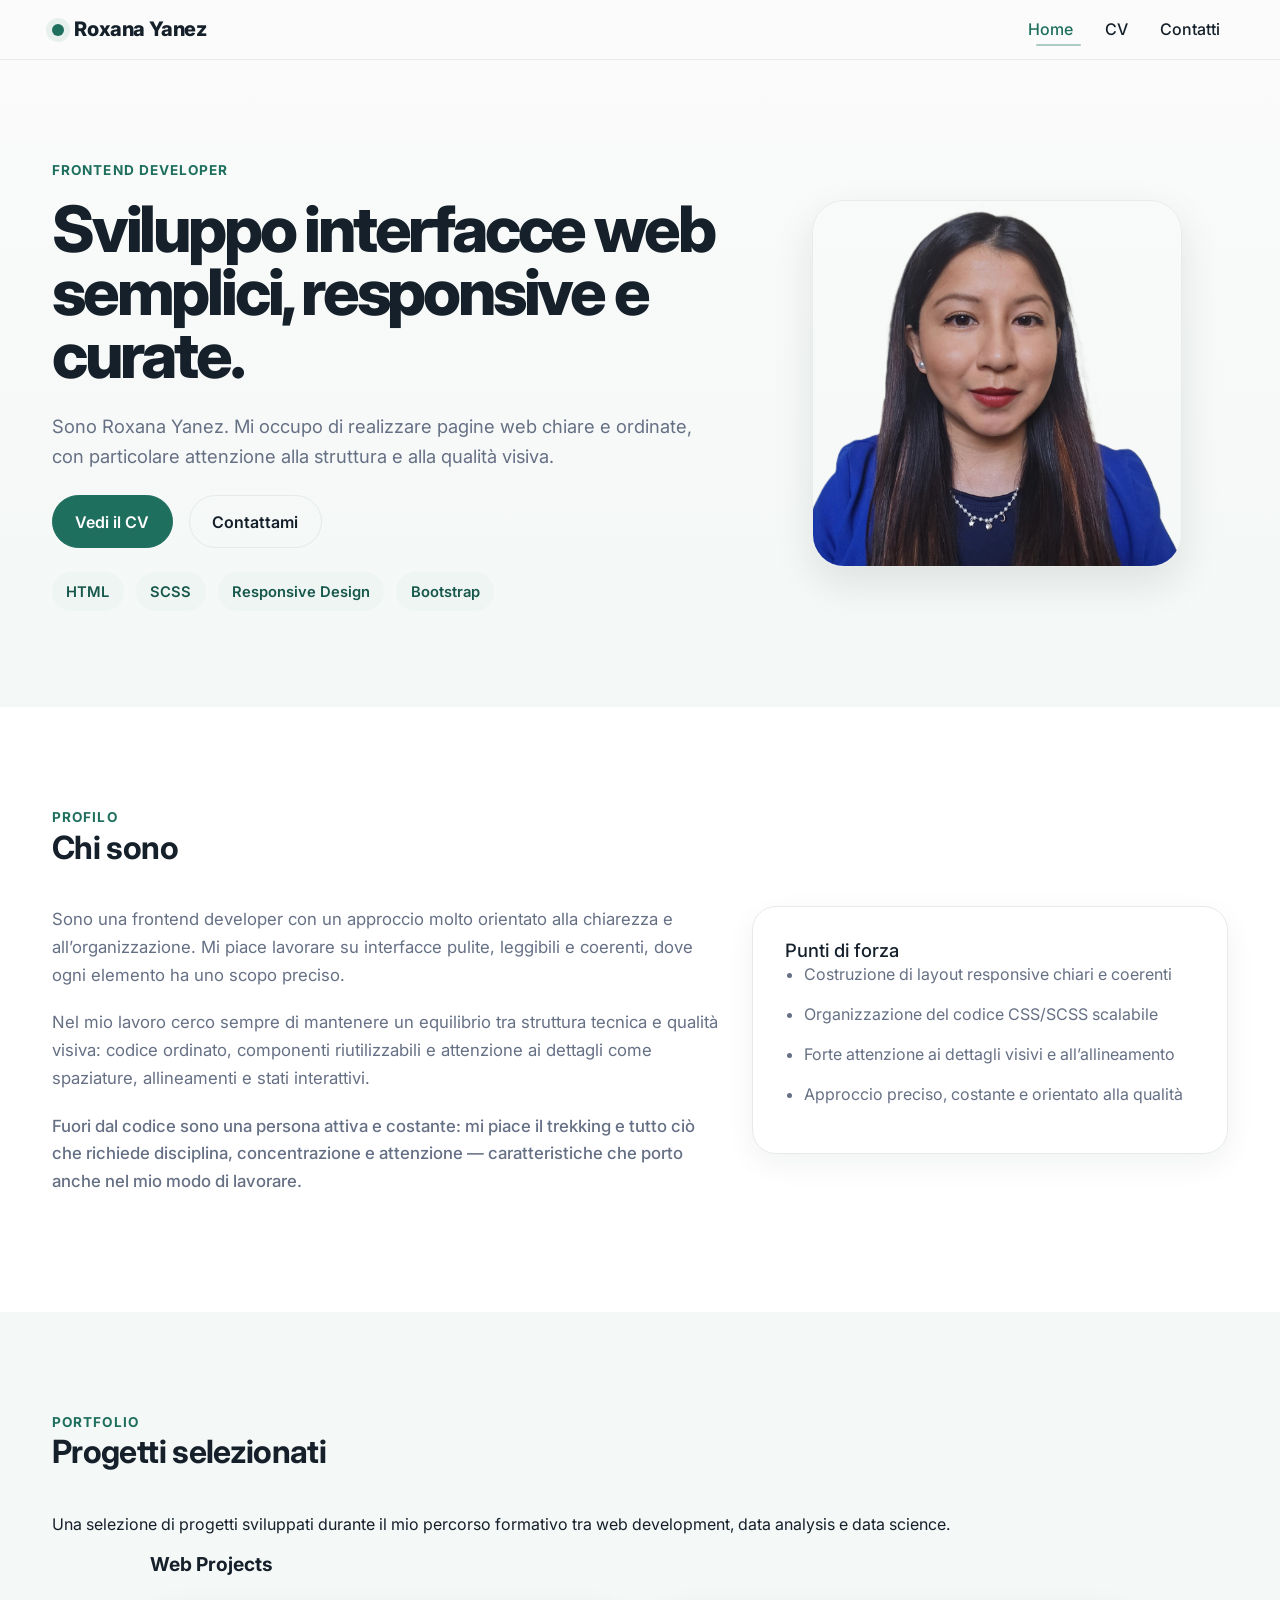
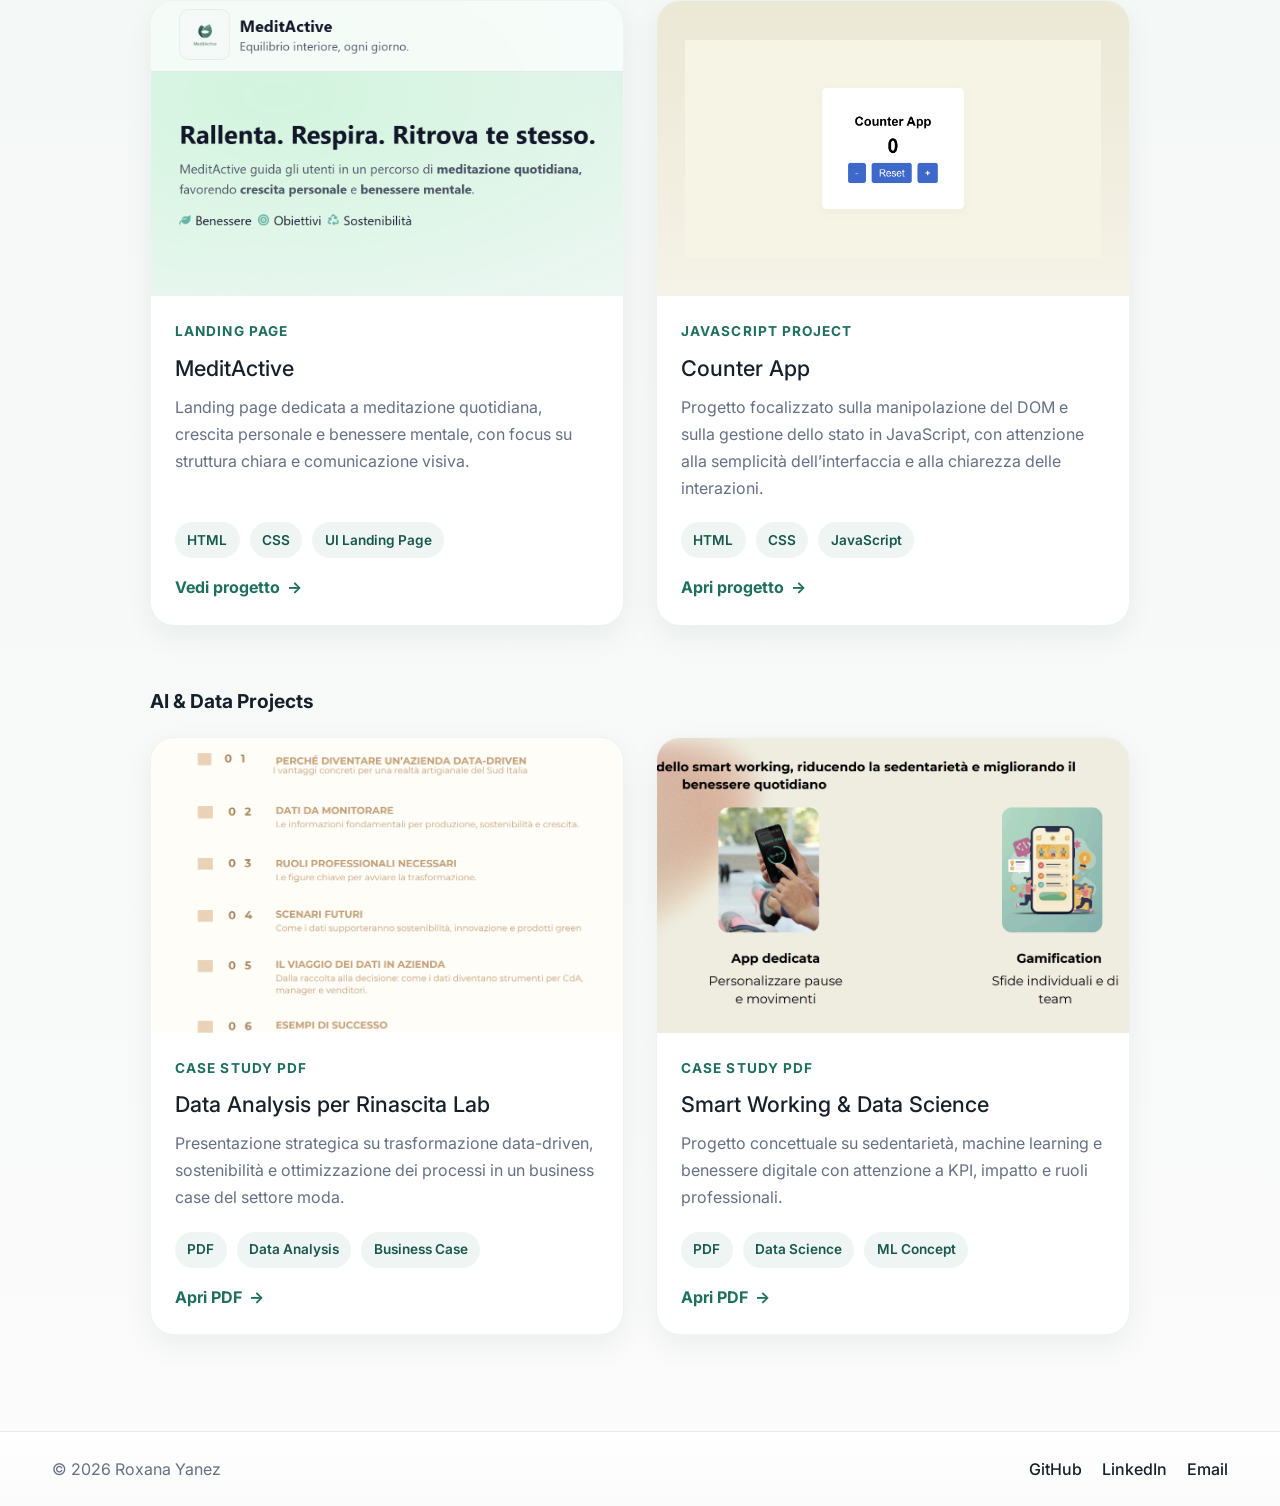
<file: index.html>
<!DOCTYPE html>
<html lang="it">

<head>
  <meta charset="UTF-8" />
  <meta name="viewport" content="width=device-width, initial-scale=1.0" />

  <title>Roxana Yanez | Frontend Developer</title>
  <meta name="description"
    content="Portfolio personale di Roxana Yanez, frontend developer specializzata in interfacce responsive, pulite e curate nei dettagli." />

  <!-- Open Graph -->
  <meta property="og:title" content="Roxana Yanez | Frontend Developer" />
  <meta property="og:description" content="Portfolio con progetti, CV e contatti. HTML, CSS, Bootstrap e SCSS." />
  <meta property="og:type" content="website" />
  <meta property="og:image" content="assets/img/og-image.jpg" />

  <link rel="icon" href="assets/icons/favicon.ico" />

  <!-- Font -->
  <link rel="preconnect" href="https://fonts.googleapis.com" />
  <link rel="preconnect" href="https://fonts.gstatic.com" crossorigin />
  <link href="https://fonts.googleapis.com/css2?family=Inter:wght@400;500;600;700;800&display=swap" rel="stylesheet" />

  <!-- Bootstrap -->
  <link href="https://cdn.jsdelivr.net/npm/bootstrap@5.3.3/dist/css/bootstrap.min.css" rel="stylesheet" />

  <link rel="stylesheet" href="assets/css/main.css" />
</head>

<body>

  <header>
    <nav class="navbar navbar-expand-lg sticky-top custom-navbar">
      <div class="container">
        <a class="navbar-brand brand-mark" href="index.html">
          <span class="brand-dot"></span>
          Roxana Yanez
        </a>

        <button class="navbar-toggler" type="button" data-bs-toggle="collapse" data-bs-target="#mainNavbar"
          aria-controls="mainNavbar" aria-expanded="false" aria-label="Apri il menu">
          <span class="navbar-toggler-icon"></span>
        </button>

        <div class="collapse navbar-collapse" id="mainNavbar">
          <ul class="navbar-nav ms-auto align-items-lg-center">
            <li class="nav-item">
              <a class="nav-link active" href="index.html">Home</a>
            </li>
            <li class="nav-item">
              <a class="nav-link" href="cv.html">CV</a>
            </li>
            <li class="nav-item">
              <a class="nav-link" href="contatti.html">Contatti</a>
            </li>
          </ul>
        </div>
      </div>
    </nav>
  </header>

  <main>
    <!-- HERO -->
    <section class="hero section-space">
      <div class="container">
        <div class="row align-items-center g-5">
          <div class="col-12 col-lg-7">
            <span class="section-eyebrow">Frontend Developer</span>

            <h1 class="hero-title mt-3">
              Sviluppo interfacce web semplici, responsive e curate.
            </h1>

            <p class="hero-text mt-4">
              Sono Roxana Yanez.
              Mi occupo di realizzare pagine web chiare e ordinate, con particolare attenzione alla struttura e alla
              qualità visiva.
            </p>
            </p>

            <div class="hero-actions mt-4">
              <a href="cv.html" class="btn btn-main">Vedi il CV</a>
              <a href="contatti.html" class="btn btn-ghost">Contattami</a>
            </div>

            <div class="hero-tags mt-4">
              <span class="skill-pill">HTML</span>
              <span class="skill-pill">SCSS</span>
              <span class="skill-pill">Responsive Design</span>
              <span class="skill-pill">Bootstrap</span>
            </div>
          </div>

          <div class="col-12 col-lg-5">
            <div class="hero-visual">
              <div class=""></div>
              <img src="assets/img/foto_cv.png" alt="Foto profilo di Roxana Yanez" class="hero-image" />
            </div>
          </div>
        </div>
      </div>
    </section>

    <!-- ABOUT -->
    <section class="about section-space">
      <div class="container">
        <div class="section-heading">
          <span class="section-kicker">Profilo</span>
          <h2>Chi sono</h2>
        </div>

        <div class="row g-4 align-items-start">
          <div class="col-12 col-lg-7">
            <div class="text-block">
              <p>
                Sono una frontend developer con un approccio molto orientato alla chiarezza e
                all’organizzazione. Mi piace lavorare su interfacce pulite, leggibili e
                coerenti, dove ogni elemento ha uno scopo preciso.
              </p>

              <p>
                Nel mio lavoro cerco sempre di mantenere un equilibrio tra struttura tecnica e
                qualità visiva: codice ordinato, componenti riutilizzabili e attenzione ai
                dettagli come spaziature, allineamenti e stati interattivi.
              </p>

              <p class="text-highlight">
                Fuori dal codice sono una persona attiva e costante: mi piace il trekking e
                tutto ciò che richiede disciplina, concentrazione e attenzione — caratteristiche
                che porto anche nel mio modo di lavorare.
              </p>
            </div>
          </div>

          <div class="col-12 col-lg-5">
            <aside class="feature-card">
              <h3>Punti di forza</h3>
              <ul class="feature-list">
                <li>Costruzione di layout responsive chiari e coerenti</li>
                <li>Organizzazione del codice CSS/SCSS scalabile</li>
                <li>Forte attenzione ai dettagli visivi e all’allineamento</li>
                <li>Approccio preciso, costante e orientato alla qualità</li>
              </ul>
            </aside>
          </div>
        </div>
      </div>
    </section>

    <!-- PROJECTS -->
    <section class="projects section-space">
      <div class="container">
        <div class="section-heading projects-heading">
          <span class="section-kicker">Portfolio</span>
          <h2>Progetti selezionati</h2>
        </div>
        <p>
          Una selezione di progetti sviluppati durante il mio percorso formativo tra web development, data analysis e
          data science.
        </p>

        <div class="projects-shell">
          <div class="projects-group">
            <div class="projects-group-heading">
              <h3>Web Projects</h3>
            </div>

            <div class="projects-grid">
              <article class="project-card">
                <div class="project-image-wrap">
                  <img src="assets/img/project-meditactive-app.png" alt="Anteprima progetto MeditActive"
                    class="project-image" />
                </div>

                <div class="project-content">
                  <div class="project-top">
                    <p class="project-label">Landing Page</p>
                    <h3>MeditActive</h3>
                    <p class="project-text">
                      Landing page dedicata a meditazione quotidiana, crescita personale
                      e benessere mentale, con focus su struttura chiara e comunicazione visiva.
                    </p>
                  </div>

                  <div class="project-bottom">
                    <div class="project-tags">
                      <span>HTML</span>
                      <span>CSS</span>
                      <span>UI Landing Page</span>
                    </div>

                    <div class="project-links">
                      <a href="https://meditactive-app.web.app/" target="_blank" rel="noopener noreferrer">Vedi
                        progetto</a>
                    </div>
                  </div>
                </div>
              </article>

              <article class="project-card">
                <div class="project-image-wrap project-image-wrap--soft">
                  <img src="assets/img/project-counter.png" alt="Anteprima progetto Counter App"
                    class="project-image project-image--contain" />
                </div>

                <div class="project-content">
                  <div class="project-top">
                    <p class="project-label">JavaScript Project</p>
                    <h3>Counter App</h3>
                    <p class="project-text">
                      Progetto focalizzato sulla manipolazione del DOM e sulla gestione dello stato
                      in JavaScript, con attenzione alla semplicità dell’interfaccia e alla chiarezza
                      delle interazioni.
                    </p>
                  </div>

                  <div class="project-bottom">
                    <div class="project-tags">
                      <span>HTML</span>
                      <span>CSS</span>
                      <span>JavaScript</span>
                    </div>

                    <div class="project-links">
                      <a href="https://counter-app-roxy.web.app/" target="_blank" rel="noopener noreferrer">Apri
                        progetto</a>
                    </div>
                  </div>
                </div>
              </article>
            </div>
          </div>

          <div class="projects-group">
            <div class="projects-group-heading">
              <h3>AI & Data Projects</h3>
            </div>

            <div class="projects-grid">
              <article class="project-card">
                <div class="project-image-wrap">
                  <img src="assets/img/project-data-analysis.png" alt="Cover progetto Data Analysis Rinascita Lab"
                    class="project-image" />
                </div>

                <div class="project-content">
                  <div class="project-top">
                    <p class="project-label">Case Study PDF</p>
                    <h3>Data Analysis per Rinascita Lab</h3>
                    <p class="project-text">
                      Presentazione strategica su trasformazione data-driven, sostenibilità
                      e ottimizzazione dei processi in un business case del settore moda.
                    </p>
                  </div>

                  <div class="project-bottom">
                    <div class="project-tags">
                      <span>PDF</span>
                      <span>Data Analysis</span>
                      <span>Business Case</span>
                    </div>

                    <div class="project-links">
                      <a href="progetti/Progetto_Intro_Data_Analysis.pdf" target="_blank" rel="noopener noreferrer">Apri
                        PDF</a>
                    </div>
                  </div>
                </div>
              </article>

              <article class="project-card">
                <div class="project-image-wrap">
                  <img src="assets/img/project-data-science.png" alt="Cover progetto Smart Working e Data Science"
                    class="project-image" />
                </div>

                <div class="project-content">
                  <div class="project-top">
                    <p class="project-label">Case Study PDF</p>
                    <h3>Smart Working & Data Science</h3>
                    <p class="project-text">
                      Progetto concettuale su sedentarietà, machine learning e benessere
                      digitale con attenzione a KPI, impatto e ruoli professionali.
                    </p>
                  </div>

                  <div class="project-bottom">
                    <div class="project-tags">
                      <span>PDF</span>
                      <span>Data Science</span>
                      <span>ML Concept</span>
                    </div>

                    <div class="project-links">
                      <a href="progetti/Progetto_Intro_Data_Science_di_Roxana.pdf" target="_blank"
                        rel="noopener noreferrer">Apri PDF</a>
                    </div>
                  </div>
                </div>
              </article>
            </div>
          </div>
        </div>
      </div>
    </section>
  </main>

  <footer class="site-footer">
    <div class="container footer-inner">
      <p>© 2026 Roxana Yanez</p>

      <div class="footer-links">
        <a href="https://github.com/Roxy-ya?tab=repositories" target="_blank" rel="noopener noreferrer">GitHub</a>
        <a href="https://www.linkedin.com/in/roxanayanez/" target="_blank" rel="noopener noreferrer">LinkedIn</a>
        <a href="mailto:roxana.yanez@gmail.com">Email</a>
      </div>
    </div>
  </footer>

  <script src="https://cdn.jsdelivr.net/npm/bootstrap@5.3.3/dist/js/bootstrap.bundle.min.js"></script>
</body>

</html>
</file>
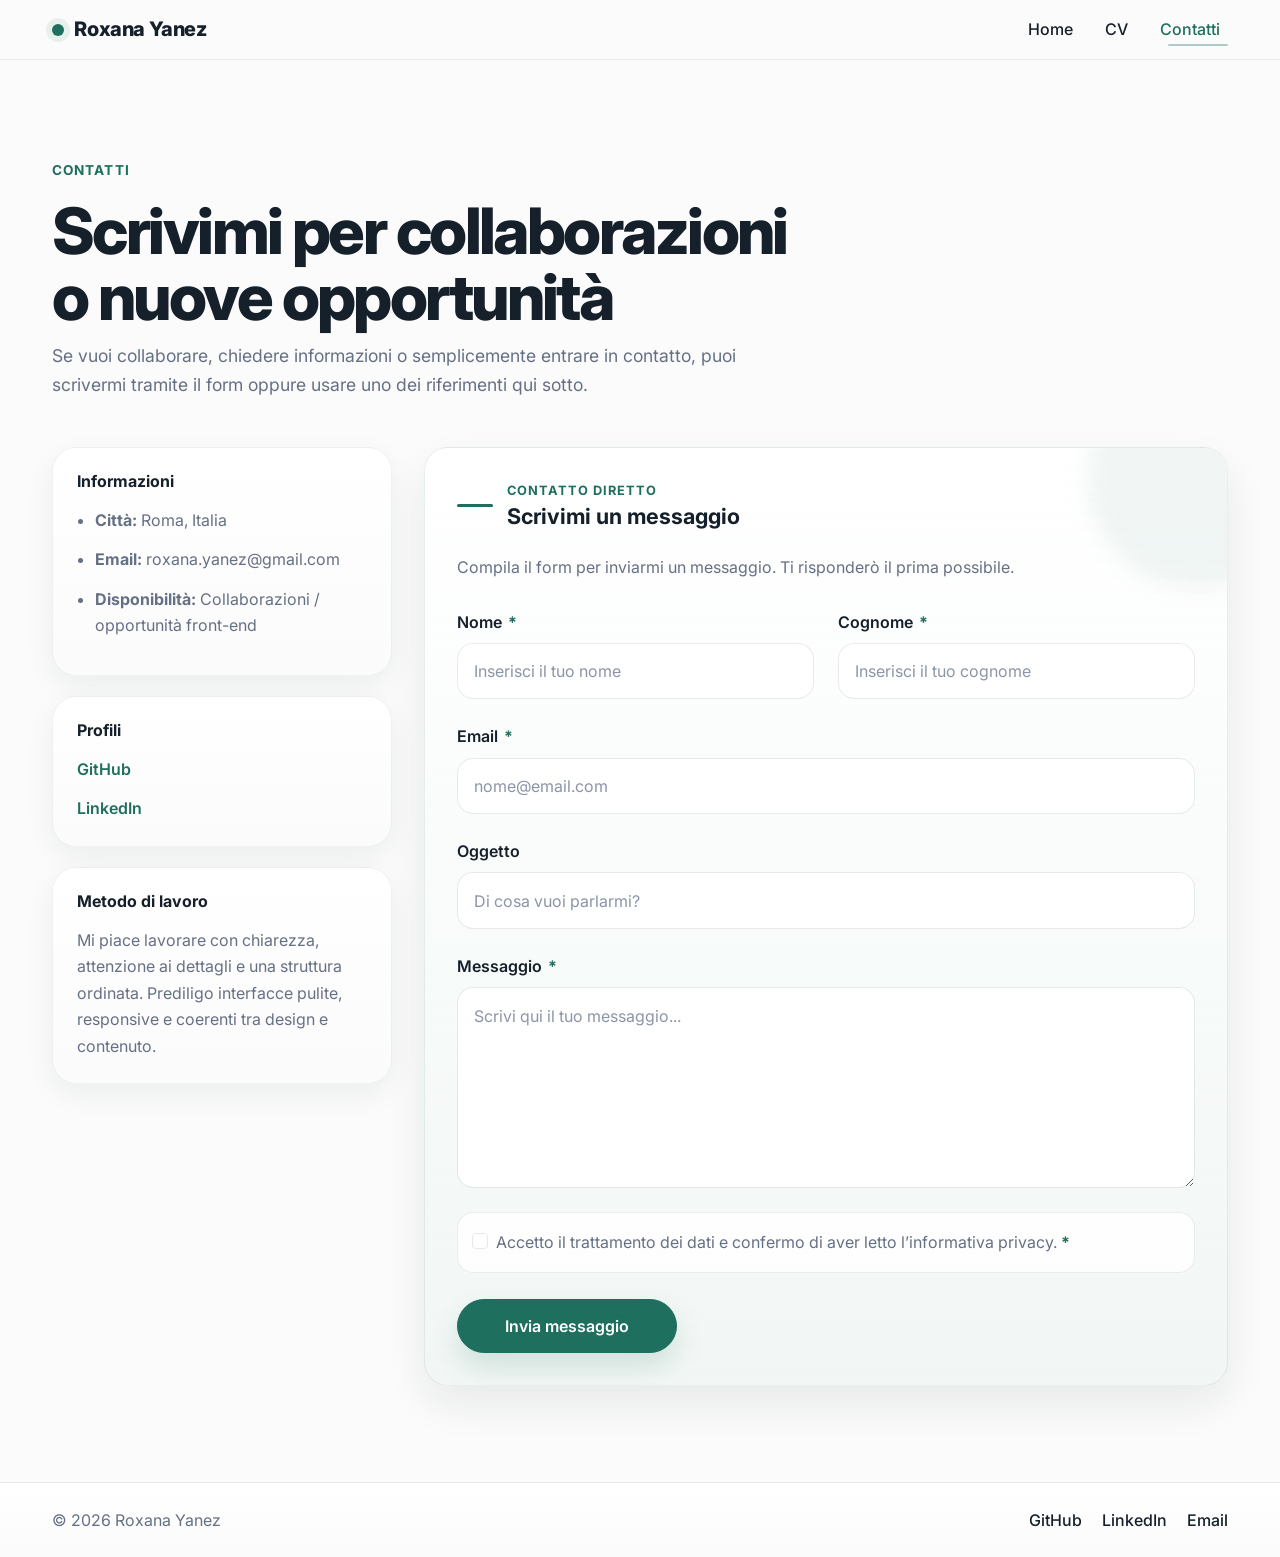
<file: contatti.html>
<!DOCTYPE html>
<html lang="it">

<head>
  <meta charset="UTF-8" />
  <meta name="viewport" content="width=device-width, initial-scale=1.0" />

  <title>Roxana Yanez | Contatti</title>
  <meta name="description"
    content="Contatta Roxana Yanez, frontend developer specializzata in interfacce responsive, pulite e curate nei dettagli." />

  <link rel="icon" href="assets/icons/favicon.ico" />

  <!-- Font -->
  <link rel="preconnect" href="https://fonts.googleapis.com" />
  <link rel="preconnect" href="https://fonts.gstatic.com" crossorigin />
  <link href="https://fonts.googleapis.com/css2?family=Inter:wght@400;500;600;700;800&display=swap" rel="stylesheet" />

  <!-- Bootstrap -->
  <link href="https://cdn.jsdelivr.net/npm/bootstrap@5.3.3/dist/css/bootstrap.min.css" rel="stylesheet" />

  <link rel="stylesheet" href="assets/css/main.css" />
</head>

<body>

  <header>
    <nav class="navbar navbar-expand-lg sticky-top custom-navbar">
      <div class="container">
        <a class="navbar-brand brand-mark" href="index.html">
          <span class="brand-dot"></span>
          Roxana Yanez
        </a>

        <button class="navbar-toggler" type="button" data-bs-toggle="collapse" data-bs-target="#mainNavbar"
          aria-controls="mainNavbar" aria-expanded="false" aria-label="Apri il menu">
          <span class="navbar-toggler-icon"></span>
        </button>

        <div class="collapse navbar-collapse" id="mainNavbar">
          <ul class="navbar-nav ms-auto align-items-lg-center">
            <li class="nav-item">
              <a class="nav-link" href="index.html">Home</a>
            </li>
            <li class="nav-item">
              <a class="nav-link" href="cv.html">CV</a>
            </li>
            <li class="nav-item">
              <a class="nav-link active" href="contatti.html">Contatti</a>
            </li>
          </ul>
        </div>
      </div>
    </nav>
  </header>

  <main class="contact-page section-space">
    <div class="container">
      <div class="contact-intro">
        <span class="section-eyebrow">Contatti</span>
        <h1 class="contact-main-title mt-3">Scrivimi per collaborazioni o nuove opportunità</h1>
        <p class="contact-subtitle">
          Se vuoi collaborare, chiedere informazioni o semplicemente entrare in contatto,
          puoi scrivermi tramite il form oppure usare uno dei riferimenti qui sotto.
        </p>
      </div>

      <div class="contact-layout">
        <!-- INFO -->
        <aside class="contact-sidebar">
          <section class="contact-card">
            <h2>Informazioni</h2>
            <ul class="contact-info-list">
              <li><strong>Città:</strong> Roma, Italia</li>
              <li><strong>Email:</strong> roxana.yanez@gmail.com</li>
              <li><strong>Disponibilità:</strong> Collaborazioni / opportunità front-end</li>
            </ul>
          </section>

          <section class="contact-card">
            <h2>Profili</h2>
            <div class="contact-links-list">
              <a href="https://github.com/Roxy-ya?tab=repositories" target="_blank" rel="noopener noreferrer">GitHub</a>
              <a href="https://www.linkedin.com/in/roxanayanez/" target="_blank" rel="noopener noreferrer">LinkedIn</a>
            </div>
          </section>

          <section class="contact-card">
            <h2>Metodo di lavoro</h2>
            <p>
              Mi piace lavorare con chiarezza, attenzione ai dettagli e una struttura ordinata.
              Prediligo interfacce pulite, responsive e coerenti tra design e contenuto.
            </p>
          </section>
        </aside>

        <!-- FORM -->

        <section class="contact-form-card contact-form-card--premium">
          <div class="contact-form-header">
            <span class="contact-form-line"></span>
            <div>
              <p class="contact-form-eyebrow">Contatto diretto</p>
              <h2>Scrivimi un messaggio</h2>
            </div>
          </div>

          <p class="contact-form-intro">
            Compila il form per inviarmi un messaggio. Ti risponderò il prima possibile.
          </p>

          <form action="mailto:tuamail@example.com?subject=Contatto%20dal%20portfolio" method="POST"
            enctype="text/plain" class="custom-contact-form">
            <div class="row g-4">
              <div class="col-12 col-md-6">
                <label for="nome" class="form-label form-label-premium">
                  Nome <span>*</span>
                </label>
                <input type="text" id="nome" name="Nome" class="form-control custom-input"
                  placeholder="Inserisci il tuo nome" required />
              </div>

              <div class="col-12 col-md-6">
                <label for="cognome" class="form-label form-label-premium">
                  Cognome <span>*</span>
                </label>
                <input type="text" id="cognome" name="Cognome" class="form-control custom-input"
                  placeholder="Inserisci il tuo cognome" required />
              </div>

              <div class="col-12">
                <label for="email" class="form-label form-label-premium">
                  Email <span>*</span>
                </label>
                <input type="email" id="email" name="Email" class="form-control custom-input"
                  placeholder="nome@email.com" required />
              </div>

              <div class="col-12">
                <label for="oggetto" class="form-label form-label-premium">
                  Oggetto
                </label>
                <input type="text" id="oggetto" name="Oggetto" class="form-control custom-input"
                  placeholder="Di cosa vuoi parlarmi?" />
              </div>

              <div class="col-12">
                <label for="messaggio" class="form-label form-label-premium">
                  Messaggio <span>*</span>
                </label>
                <textarea id="messaggio" name="Messaggio" rows="7" class="form-control custom-input custom-textarea"
                  placeholder="Scrivi qui il tuo messaggio..." required></textarea>
              </div>

              <div class="col-12">
                <div class="form-check custom-check premium-check">
                  <input class="form-check-input" type="checkbox" id="privacy" required />
                  <label class="form-check-label" for="privacy">
                    Accetto il trattamento dei dati e confermo di aver letto l’informativa privacy. <span>*</span>
                  </label>
                </div>
              </div>

              <div class="col-12">
                <button type="submit" class="btn btn-main btn-form-submit">
                  Invia messaggio
                </button>
              </div>
            </div>
          </form>
        </section>

      </div>
    </div>
  </main>

  <footer class="site-footer">
    <div class="container footer-inner">
      <p>© 2026 Roxana Yanez</p>

      <div class="footer-links">
        <a href="https://github.com/Roxy-ya?tab=repositories" target="_blank" rel="noopener noreferrer">GitHub</a>
        <a href="https://www.linkedin.com/in/roxanayanez/" target="_blank" rel="noopener noreferrer">LinkedIn</a>
        <a href="mailto:roxana.yanez@gmail.com">Email</a>
      </div>
    </div>
  </footer>

  <script src="https://cdn.jsdelivr.net/npm/bootstrap@5.3.3/dist/js/bootstrap.bundle.min.js"></script>
</body>

</html>
</file>
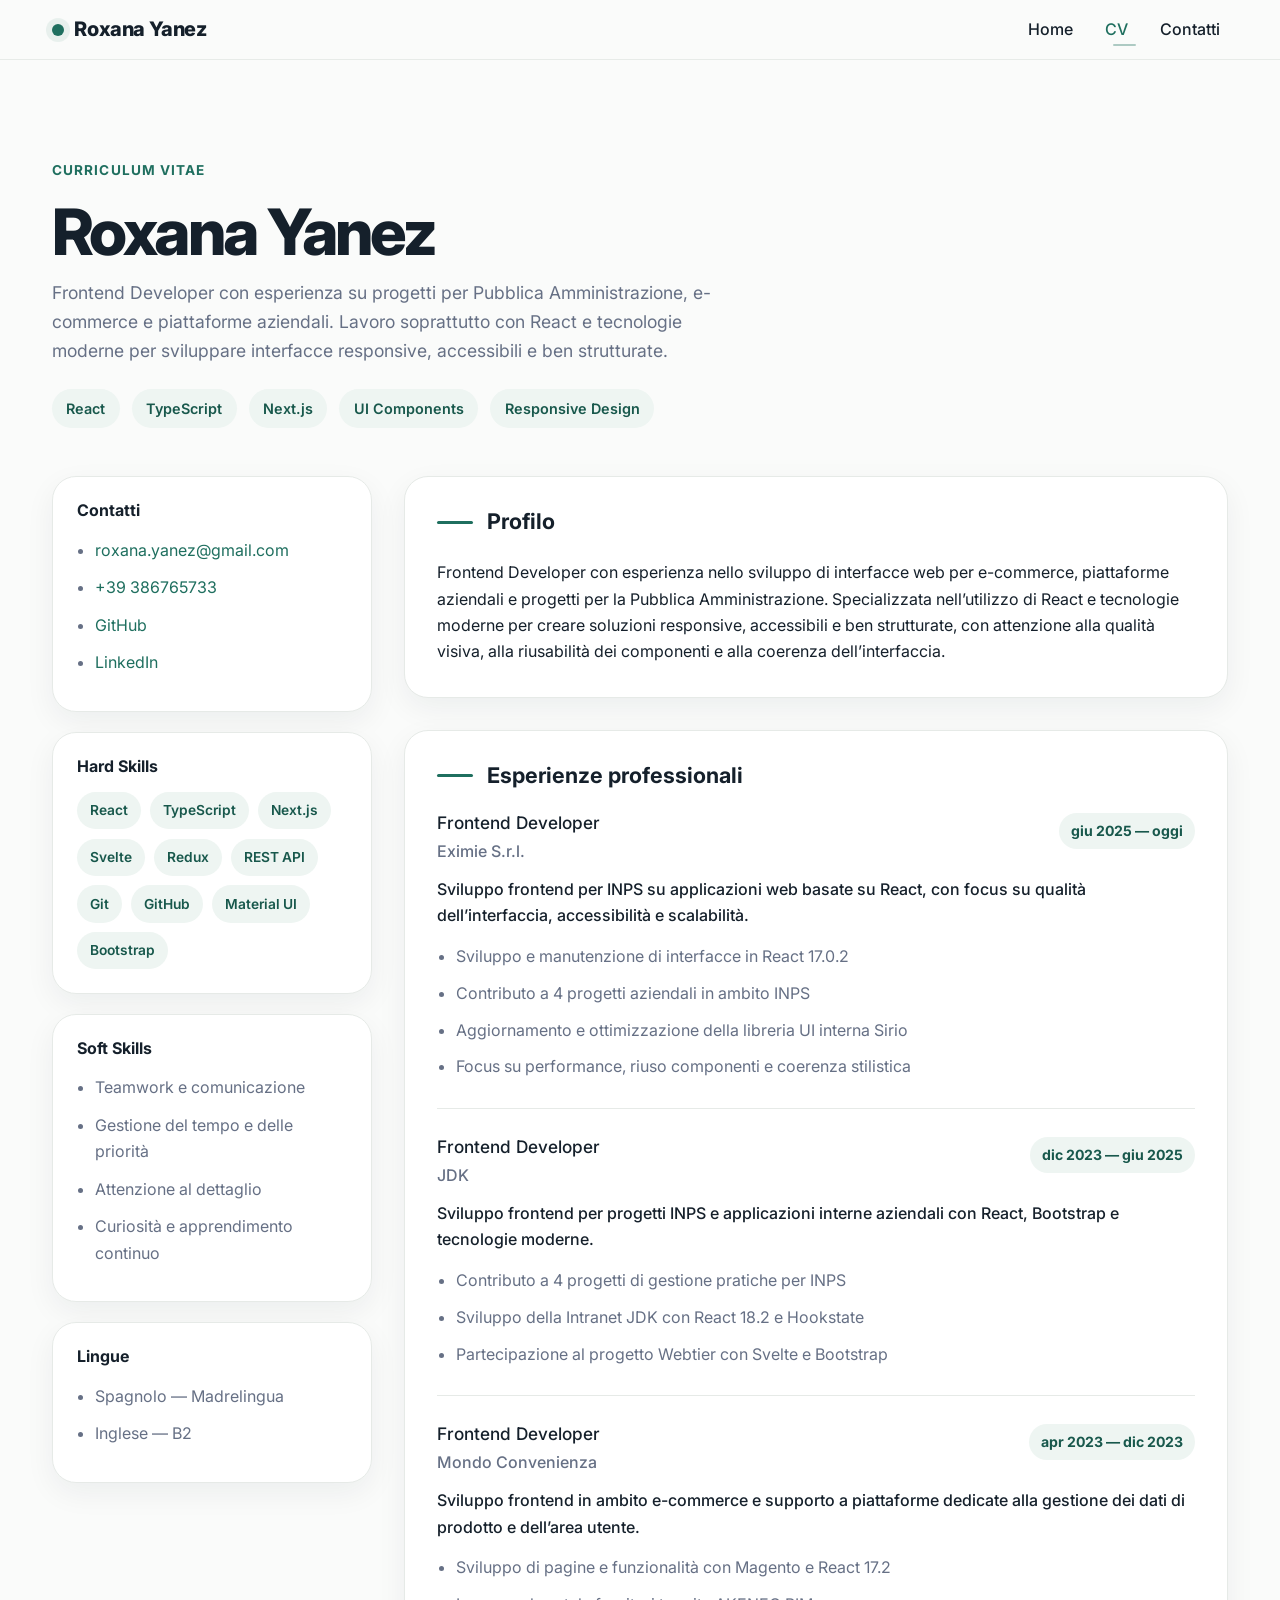
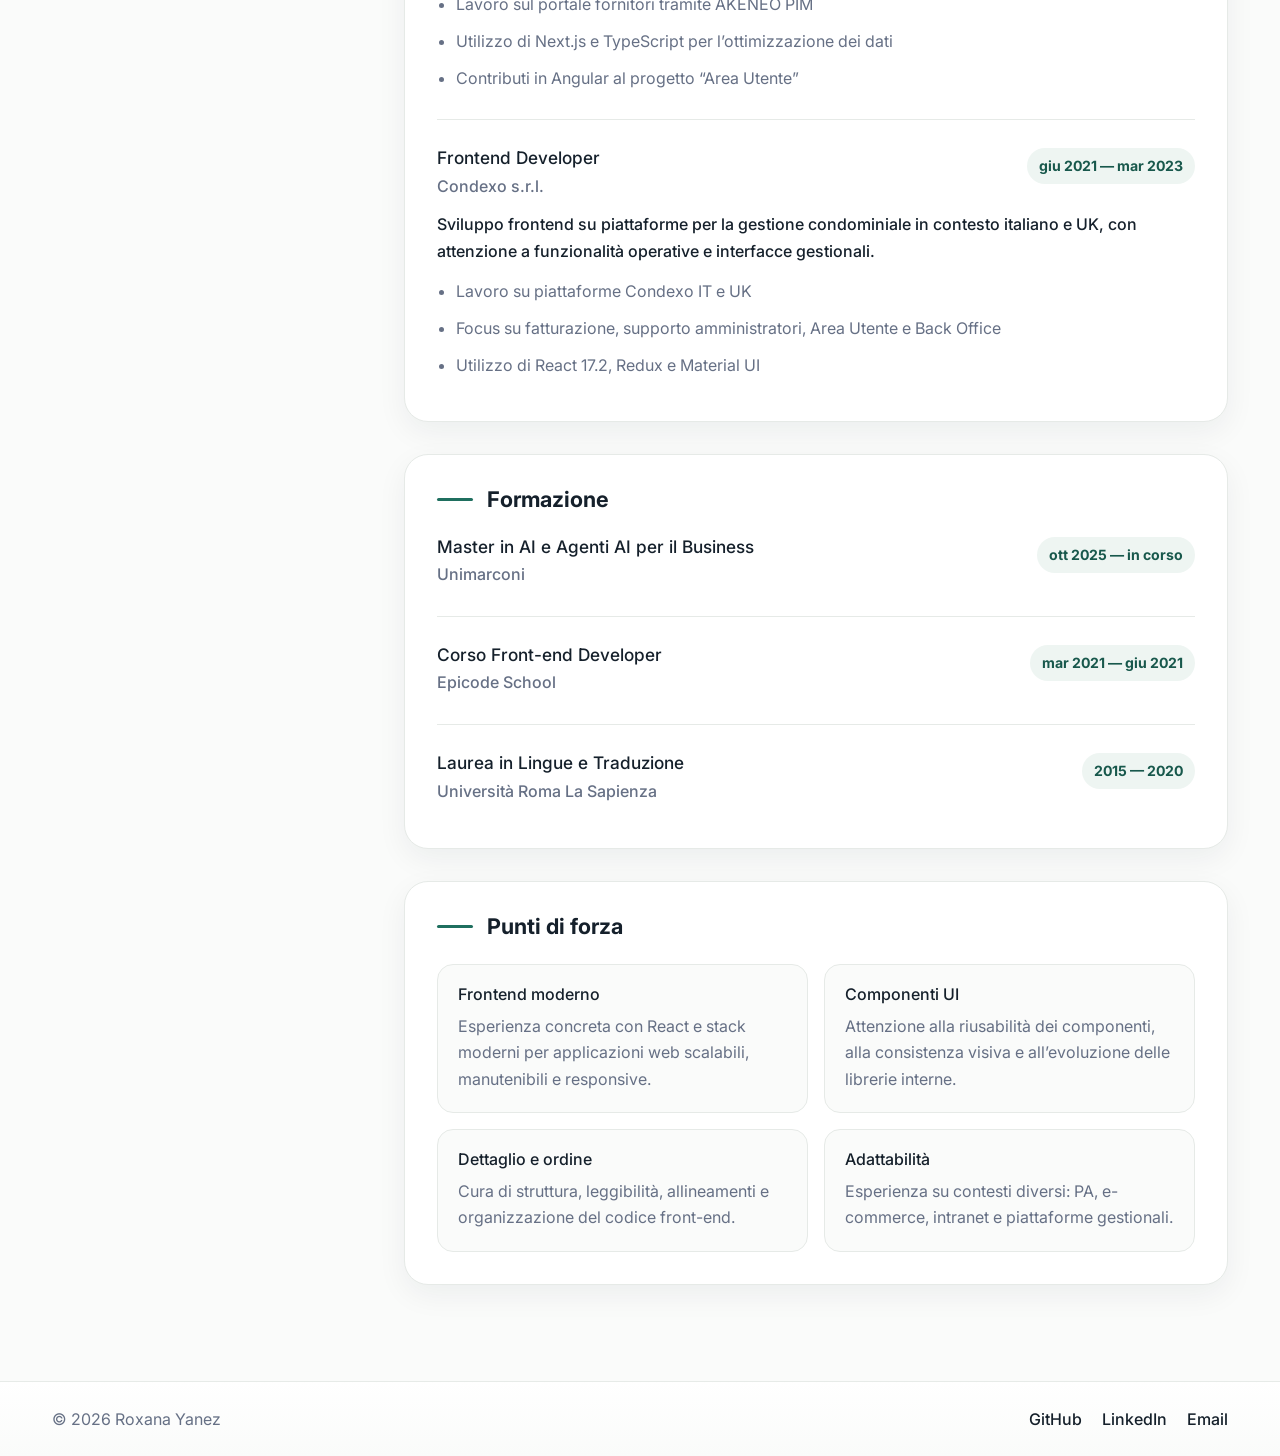
<file: cv.html>
<!DOCTYPE html>
<html lang="it">

<head>
  <meta charset="UTF-8" />
  <meta name="viewport" content="width=device-width, initial-scale=1.0" />

  <title>Roxana Yanez | CV</title>
  <meta name="description"
    content="Curriculum vitae HTML di Roxana Yanez, Frontend Developer specializzata nello sviluppo di interfacce web moderne, responsive e accessibili." />

  <link rel="icon" href="assets/icons/favicon.ico" />

  <!-- Font -->
  <link rel="preconnect" href="https://fonts.googleapis.com" />
  <link rel="preconnect" href="https://fonts.gstatic.com" crossorigin />
  <link href="https://fonts.googleapis.com/css2?family=Inter:wght@400;500;600;700;800&display=swap" rel="stylesheet" />

  <!-- Bootstrap -->
  <link href="https://cdn.jsdelivr.net/npm/bootstrap@5.3.3/dist/css/bootstrap.min.css" rel="stylesheet" />

  <link rel="stylesheet" href="assets/css/main.css" />
</head>

<body>

  <header>
    <nav class="navbar navbar-expand-lg sticky-top custom-navbar">
      <div class="container">
        <a class="navbar-brand brand-mark" href="index.html">
          <span class="brand-dot"></span>
          Roxana Yanez
        </a>

        <button class="navbar-toggler" type="button" data-bs-toggle="collapse" data-bs-target="#mainNavbar"
          aria-controls="mainNavbar" aria-expanded="false" aria-label="Apri il menu">
          <span class="navbar-toggler-icon"></span>
        </button>

        <div class="collapse navbar-collapse" id="mainNavbar">
          <ul class="navbar-nav ms-auto align-items-lg-center">
            <li class="nav-item">
              <a class="nav-link" href="index.html">Home</a>
            </li>
            <li class="nav-item">
              <a class="nav-link active" href="cv.html">CV</a>
            </li>
            <li class="nav-item">
              <a class="nav-link" href="contatti.html">Contatti</a>
            </li>
          </ul>
        </div>
      </div>
    </nav>
  </header>

  <main class="cv-page-wrapper section-space">
    <div class="container">
      <div class="cv-intro">
        <span class="section-eyebrow">Curriculum Vitae</span>
        <h1 class="cv-main-title mt-3">Roxana Yanez</h1>
        <p class="cv-subtitle">
          Frontend Developer con esperienza su progetti per Pubblica Amministrazione,
          e-commerce e piattaforme aziendali. Lavoro soprattutto con React e tecnologie
          moderne per sviluppare interfacce responsive, accessibili e ben strutturate.
        </p>

        <div class="cv-hero-tags mt-4">
          <span>React</span>
          <span>TypeScript</span>
          <span>Next.js</span>
          <span>UI Components</span>
          <span>Responsive Design</span>
        </div>
      </div>

      <div class="cv-layout">
        <!-- SIDEBAR -->
        <aside class="cv-sidebar">
          <section class="cv-card">
            <h2>Contatti</h2>
            <ul class="cv-info-list">
              <li><a href="mailto:roxana.yanez@gmail.com">roxana.yanez@gmail.com</a></li>
              <li><a href="tel:+393867657333">+39 386765733</a></li>
              <li><a href="https://github.com/Roxy-ya?tab=repositories" target="_blank" rel="noopener noreferrer">GitHub</a></li>
              <li><a href="https://www.linkedin.com/in/roxanayanez/" target="_blank" rel="noopener noreferrer">LinkedIn</a></li>
            </ul>
          </section>

          <section class="cv-card">
            <h2>Hard Skills</h2>
            <div class="cv-tag-list">
              <span>React</span>
              <span>TypeScript</span>
              <span>Next.js</span>
              <span>Svelte</span>
              <span>Redux</span>
              <span>REST API</span>
              <span>Git</span>
              <span>GitHub</span>
              <span>Material UI</span>
              <span>Bootstrap</span>
            </div>
          </section>

          <section class="cv-card">
            <h2>Soft Skills</h2>
            <ul class="cv-info-list">
              <li>Teamwork e comunicazione</li>
              <li>Gestione del tempo e delle priorità</li>
              <li>Attenzione al dettaglio</li>
              <li>Curiosità e apprendimento continuo</li>
            </ul>
          </section>

          <section class="cv-card">
            <h2>Lingue</h2>
            <ul class="cv-info-list">
              <li>Spagnolo — Madrelingua</li>
              <li>Inglese — B2</li>
            </ul>
          </section>
        </aside>

        <!-- CONTENT -->
        <div class="cv-content">
          <section class="cv-section-block">
            <div class="cv-section-heading">
              <span class="cv-section-line"></span>
              <h2>Profilo</h2>
            </div>

            <p>
              Frontend Developer con esperienza nello sviluppo di interfacce web per
              e-commerce, piattaforme aziendali e progetti per la Pubblica Amministrazione.
              Specializzata nell’utilizzo di React e tecnologie moderne per creare soluzioni
              responsive, accessibili e ben strutturate, con attenzione alla qualità visiva,
              alla riusabilità dei componenti e alla coerenza dell’interfaccia.
            </p>
          </section>

          <section class="cv-section-block">
            <div class="cv-section-heading">
              <span class="cv-section-line"></span>
              <h2>Esperienze professionali</h2>
            </div>

            <article class="cv-entry">
              <div class="cv-entry-header">
                <div>
                  <h3>Frontend Developer</h3>
                  <p class="cv-entry-place">Eximie S.r.l.</p>
                </div>
                <span class="cv-entry-date">giu 2025 — oggi</span>
              </div>

              <p class="cv-entry-summary">
                Sviluppo frontend per INPS su applicazioni web basate su React, con focus su
                qualità dell’interfaccia, accessibilità e scalabilità.
              </p>

              <ul class="cv-bullet-list">
                <li>Sviluppo e manutenzione di interfacce in React 17.0.2</li>
                <li>Contributo a 4 progetti aziendali in ambito INPS</li>
                <li>Aggiornamento e ottimizzazione della libreria UI interna Sirio</li>
                <li>Focus su performance, riuso componenti e coerenza stilistica</li>
              </ul>
            </article>

            <article class="cv-entry">
              <div class="cv-entry-header">
                <div>
                  <h3>Frontend Developer</h3>
                  <p class="cv-entry-place">JDK</p>
                </div>
                <span class="cv-entry-date">dic 2023 — giu 2025</span>
              </div>

              <p class="cv-entry-summary">
                Sviluppo frontend per progetti INPS e applicazioni interne aziendali con
                React, Bootstrap e tecnologie moderne.
              </p>

              <ul class="cv-bullet-list">
                <li>Contributo a 4 progetti di gestione pratiche per INPS</li>
                <li>Sviluppo della Intranet JDK con React 18.2 e Hookstate</li>
                <li>Partecipazione al progetto Webtier con Svelte e Bootstrap</li>
              </ul>
            </article>

            <article class="cv-entry">
              <div class="cv-entry-header">
                <div>
                  <h3>Frontend Developer</h3>
                  <p class="cv-entry-place">Mondo Convenienza</p>
                </div>
                <span class="cv-entry-date">apr 2023 — dic 2023</span>
              </div>

              <p class="cv-entry-summary">
                Sviluppo frontend in ambito e-commerce e supporto a piattaforme dedicate alla
                gestione dei dati di prodotto e dell’area utente.
              </p>

              <ul class="cv-bullet-list">
                <li>Sviluppo di pagine e funzionalità con Magento e React 17.2</li>
                <li>Lavoro sul portale fornitori tramite AKENEO PIM</li>
                <li>Utilizzo di Next.js e TypeScript per l’ottimizzazione dei dati</li>
                <li>Contributi in Angular al progetto “Area Utente”</li>
              </ul>
            </article>

            <article class="cv-entry">
              <div class="cv-entry-header">
                <div>
                  <h3>Frontend Developer</h3>
                  <p class="cv-entry-place">Condexo s.r.l.</p>
                </div>
                <span class="cv-entry-date">giu 2021 — mar 2023</span>
              </div>

              <p class="cv-entry-summary">
                Sviluppo frontend su piattaforme per la gestione condominiale in contesto
                italiano e UK, con attenzione a funzionalità operative e interfacce gestionali.
              </p>

              <ul class="cv-bullet-list">
                <li>Lavoro su piattaforme Condexo IT e UK</li>
                <li>Focus su fatturazione, supporto amministratori, Area Utente e Back Office</li>
                <li>Utilizzo di React 17.2, Redux e Material UI</li>
              </ul>
            </article>
          </section>

          <section class="cv-section-block">
            <div class="cv-section-heading">
              <span class="cv-section-line"></span>
              <h2>Formazione</h2>
            </div>

            <article class="cv-entry">
              <div class="cv-entry-header">
                <div>
                  <h3>Master in AI e Agenti AI per il Business</h3>
                  <p class="cv-entry-place">Unimarconi</p>
                </div>
                <span class="cv-entry-date">ott 2025 — in corso</span>
              </div>
            </article>

            <article class="cv-entry">
              <div class="cv-entry-header">
                <div>
                  <h3>Corso Front-end Developer</h3>
                  <p class="cv-entry-place">Epicode School</p>
                </div>
                <span class="cv-entry-date">mar 2021 — giu 2021</span>
              </div>
            </article>

            <article class="cv-entry">
              <div class="cv-entry-header">
                <div>
                  <h3>Laurea in Lingue e Traduzione</h3>
                  <p class="cv-entry-place">Università Roma La Sapienza</p>
                </div>
                <span class="cv-entry-date">2015 — 2020</span>
              </div>
            </article>
          </section>

          <section class="cv-section-block">
            <div class="cv-section-heading">
              <span class="cv-section-line"></span>
              <h2>Punti di forza</h2>
            </div>

            <div class="cv-strengths-grid">
              <div class="cv-strength-card">
                <h3>Frontend moderno</h3>
                <p>
                  Esperienza concreta con React e stack moderni per applicazioni web
                  scalabili, manutenibili e responsive.
                </p>
              </div>

              <div class="cv-strength-card">
                <h3>Componenti UI</h3>
                <p>
                  Attenzione alla riusabilità dei componenti, alla consistenza visiva e
                  all’evoluzione delle librerie interne.
                </p>
              </div>

              <div class="cv-strength-card">
                <h3>Dettaglio e ordine</h3>
                <p>
                  Cura di struttura, leggibilità, allineamenti e organizzazione del
                  codice front-end.
                </p>
              </div>

              <div class="cv-strength-card">
                <h3>Adattabilità</h3>
                <p>
                  Esperienza su contesti diversi: PA, e-commerce, intranet e piattaforme
                  gestionali.
                </p>
              </div>
            </div>
          </section>
        </div>
      </div>
    </div>
  </main>

  <footer class="site-footer">
    <div class="container footer-inner">
      <p>© 2026 Roxana Yanez</p>

      <div class="footer-links">
        <a href="https://github.com/Roxy-ya?tab=repositories" target="_blank" rel="noopener noreferrer">GitHub</a>
        <a href="https://www.linkedin.com/in/roxanayanez/" target="_blank" rel="noopener noreferrer">LinkedIn</a>
        <a href="mailto:roxana.yanez@gmail.com">Email</a>
      </div>
    </div>
  </footer>

  <script src="https://cdn.jsdelivr.net/npm/bootstrap@5.3.3/dist/js/bootstrap.bundle.min.js"></script>
</body>

</html>
</file>
<file: assets/css/main.css>
@charset "UTF-8";
html {
  scroll-behavior: smooth;
}

body {
  font-family: "Inter", Arial, Helvetica, sans-serif;
  background-color: #FAFBFA;
  color: #15202B;
  line-height: 1.65;
  text-rendering: optimizeLegibility;
  -webkit-font-smoothing: antialiased;
  -moz-osx-font-smoothing: grayscale;
}

::-moz-selection {
  background-color: rgba(31, 111, 95, 0.16);
  color: #15202B;
}

::selection {
  background-color: rgba(31, 111, 95, 0.16);
  color: #15202B;
}

img {
  max-width: 100%;
  display: block;
}

a {
  color: #1F6F5F;
  text-decoration: none;
  transition: color 0.25s ease;
}

a:hover {
  color: #18584C;
}

button,
input,
textarea,
select {
  font: inherit;
}

:focus-visible {
  outline: 3px solid rgba(31, 111, 95, 0.22);
  outline-offset: 3px;
}

.section-space {
  padding: 96px 0;
}

.section-heading {
  margin-bottom: 2.5rem;
}
.section-heading h2 {
  font-size: 2rem;
  font-weight: 700;
  margin-bottom: 0.75rem;
  letter-spacing: -0.02em;
  line-height: 1.15;
}
.section-heading p {
  margin: 0;
  max-width: 700px;
  color: #667085;
}

.section-eyebrow,
.section-kicker {
  display: inline-block;
  font-size: 0.85rem;
  font-weight: 700;
  letter-spacing: 0.08em;
  text-transform: uppercase;
  color: #1F6F5F;
}

.text-block p {
  margin-bottom: 1.25rem;
  color: #667085;
  font-size: 1.05rem;
}

.text-highlight {
  color: #15202B;
  font-weight: 500;
}

.container {
  max-width: 1200px;
}

.custom-navbar {
  background: rgba(250, 251, 250, 0.88);
  backdrop-filter: blur(10px);
  -webkit-backdrop-filter: blur(10px);
  border-bottom: 1px solid rgba(230, 234, 231, 0.9);
  transition: background-color 0.25s ease, border-color 0.25s ease;
}

.navbar-brand.brand-mark {
  display: inline-flex;
  align-items: center;
  gap: 0.65rem;
  font-weight: 800;
  color: #15202B;
  letter-spacing: -0.02em;
}

.brand-dot {
  width: 12px;
  height: 12px;
  border-radius: 50%;
  background-color: #1F6F5F;
  display: inline-block;
  box-shadow: 0 0 0 6px rgba(31, 111, 95, 0.08);
}

.navbar-nav .nav-link {
  color: #15202B;
  font-weight: 500;
  margin-left: 1rem;
  position: relative;
  transition: color 0.25s ease;
}

.navbar-nav .nav-link.active,
.navbar-nav .nav-link:hover {
  color: #1F6F5F;
}

.navbar-nav .nav-link.active::after,
.navbar-nav .nav-link:hover::after {
  content: "";
  position: absolute;
  left: 1rem;
  right: 0;
  bottom: 0.3rem;
  height: 2px;
  border-radius: 999px;
  background-color: rgba(31, 111, 95, 0.35);
}

.site-footer {
  border-top: 1px solid rgba(230, 234, 231, 0.95);
  background: linear-gradient(180deg, rgba(255, 255, 255, 0.98) 0%, rgba(250, 251, 250, 0.98) 100%);
  padding: 1.5rem 0;
}

.footer-inner {
  display: flex;
  justify-content: space-between;
  align-items: center;
  gap: 1rem;
}
.footer-inner p {
  margin: 0;
  color: #667085;
}

.footer-links {
  display: flex;
  flex-wrap: wrap;
  gap: 1.25rem;
}
.footer-links a {
  color: #15202B;
  font-weight: 500;
  transition: color 0.25s ease;
}
.footer-links a:hover {
  color: #1F6F5F;
}

.btn-main,
.btn-ghost {
  display: inline-flex;
  align-items: center;
  justify-content: center;
  min-height: 48px;
  padding: 0.85rem 1.4rem;
  border-radius: 999px;
  font-weight: 600;
  transition: all 0.25s ease;
}

.btn-main {
  background-color: #1F6F5F;
  color: #ffffff;
  border: 1px solid #1F6F5F;
}

.btn-main:hover {
  background-color: #18584C;
  border-color: #18584C;
  color: #ffffff;
}

.btn-ghost {
  background-color: transparent;
  color: #15202B;
  border: 1px solid #E6EAE7;
}

.btn-ghost:hover {
  border-color: #1F6F5F;
  color: #1F6F5F;
}

.skill-pill {
  display: inline-flex;
  align-items: center;
  padding: 0.45rem 0.9rem;
  border-radius: 999px;
  background-color: #EEF5F2;
  color: #18584C;
  font-size: 0.92rem;
  font-weight: 600;
}

.feature-card {
  background-color: rgba(255, 255, 255, 0.94);
  border: 1px solid #E6EAE7;
  border-radius: 24px;
  box-shadow: 0 10px 30px rgba(21, 32, 43, 0.06);
  padding: 2rem;
}
.feature-card h3 {
  font-size: 1.15rem;
  margin-bottom: 0;
}

.feature-card--accent {
  background: linear-gradient(180deg, rgba(238, 245, 242, 0.78) 0%, rgba(255, 255, 255, 0.96) 100%);
  border-color: rgba(31, 111, 95, 0.12);
}

.feature-card-top {
  display: flex;
  align-items: center;
  gap: 0.75rem;
  margin-bottom: 1.25rem;
}

.feature-card-dot {
  width: 11px;
  height: 11px;
  border-radius: 50%;
  background-color: #1F6F5F;
  display: inline-block;
}

.feature-list {
  margin: 0;
  padding-left: 1.2rem;
}
.feature-list li {
  margin-bottom: 0.85rem;
  color: #667085;
}

.feature-list--clean {
  list-style: none;
  padding-left: 0;
}
.feature-list--clean li {
  position: relative;
  padding-left: 1.35rem;
}
.feature-list--clean li::before {
  content: "";
  position: absolute;
  left: 0;
  top: 0.62rem;
  width: 7px;
  height: 7px;
  border-radius: 50%;
  background-color: #1F6F5F;
}

.project-card {
  background-color: #FFFFFF;
  border: 1px solid rgba(31, 111, 95, 0.08);
  border-radius: 24px;
  overflow: hidden;
  box-shadow: 0 10px 30px rgba(21, 32, 43, 0.06);
  transition: transform 0.3s ease, box-shadow 0.3s ease, border-color 0.3s ease;
  display: flex;
  flex-direction: column;
  height: 100%;
}

.project-card:hover {
  transform: translateY(-6px);
  box-shadow: 0 16px 40px rgba(21, 32, 43, 0.1);
  border-color: rgba(31, 111, 95, 0.22);
}

.project-image-wrap {
  aspect-ratio: 16/10;
  overflow: hidden;
  background: linear-gradient(180deg, rgb(244, 248, 246) 0%, rgb(236, 245, 242) 100%);
}

.project-image-wrap--soft {
  background: linear-gradient(180deg, rgb(236, 232, 214) 0%, rgb(245, 242, 231) 100%);
}

.project-image {
  width: 100%;
  height: 100%;
  -o-object-fit: cover;
     object-fit: cover;
  transition: transform 0.4s ease;
  display: block;
}

.project-image--contain {
  -o-object-fit: contain;
     object-fit: contain;
  padding: 1.75rem;
}

.project-card:hover .project-image {
  transform: scale(1.04);
}

.project-content {
  padding: 1.5rem;
  display: flex;
  flex-direction: column;
  flex: 1;
  gap: 1.25rem;
}

.project-top {
  display: flex;
  flex-direction: column;
  gap: 0.75rem;
}

.project-bottom {
  margin-top: auto;
  display: flex;
  flex-direction: column;
  gap: 1rem;
}

.project-label {
  margin-bottom: 0;
  font-size: 0.85rem;
  font-weight: 700;
  letter-spacing: 0.08em;
  text-transform: uppercase;
  color: #1F6F5F;
}

.project-content h3 {
  font-size: 1.35rem;
  line-height: 1.25;
  margin-bottom: 0;
}

.project-text {
  color: #667085;
  margin-bottom: 0;
  line-height: 1.7;
}

.project-tags {
  display: flex;
  flex-wrap: wrap;
  gap: 0.6rem;
}
.project-tags span {
  display: inline-flex;
  align-items: center;
  padding: 0.42rem 0.78rem;
  border-radius: 999px;
  background-color: rgba(238, 245, 242, 0.95);
  color: #18584C;
  font-size: 0.85rem;
  font-weight: 600;
}

.project-links {
  display: flex;
  align-items: center;
  gap: 1rem;
}
.project-links a {
  font-weight: 700;
  position: relative;
}
.project-links a::after {
  content: "→";
  margin-left: 0.45rem;
  transition: transform 0.25s ease;
  display: inline-block;
}
.project-links a:hover::after {
  transform: translateX(3px);
}

.hero {
  position: relative;
  overflow: hidden;
  background: linear-gradient(180deg, rgba(250, 251, 250, 0.98) 0%, rgba(238, 245, 242, 0.55) 100%);
}

.hero-bg-glow {
  position: absolute;
  border-radius: 999px;
  filter: blur(70px);
  opacity: 0.65;
  pointer-events: none;
}

.hero-bg-glow--left {
  width: 320px;
  height: 320px;
  background: rgba(123, 170, 158, 0.2);
  top: 80px;
  left: -80px;
}

.hero-bg-glow--right {
  width: 380px;
  height: 380px;
  background: rgba(197, 155, 87, 0.12);
  top: 120px;
  right: -100px;
}

.hero-title {
  max-width: 720px;
  font-size: clamp(2.8rem, 5vw, 5rem);
  line-height: 0.98;
  font-weight: 800;
  letter-spacing: -0.05em;
  margin-bottom: 0;
}

.hero-text {
  max-width: 680px;
  font-size: 1.15rem;
  color: #667085;
}

.hero-actions {
  display: flex;
  flex-wrap: wrap;
  gap: 1rem;
}

.hero-tags {
  display: flex;
  flex-wrap: wrap;
  gap: 0.75rem;
}

.hero-visual {
  position: relative;
  display: flex;
  justify-content: center;
  align-items: center;
  min-height: 440px;
  padding: 1.5rem;
}

.hero-pattern {
  position: absolute;
  width: 100%;
  max-width: 430px;
  aspect-ratio: 1/1;
  border-radius: 50%;
  background: radial-gradient(circle at 28% 32%, rgba(123, 170, 158, 0.28), transparent 30%), radial-gradient(circle at 70% 65%, rgba(31, 111, 95, 0.16), transparent 32%), radial-gradient(circle at 55% 45%, rgba(197, 155, 87, 0.1), transparent 28%), linear-gradient(135deg, rgba(238, 245, 242, 0.96), rgba(250, 251, 250, 0.55));
  filter: blur(1px);
}

.hero-image {
  position: relative;
  z-index: 1;
  width: min(100%, 370px);
  border-radius: 32px;
  -o-object-fit: cover;
     object-fit: cover;
  box-shadow: 0 16px 40px rgba(21, 32, 43, 0.1);
  border: 1px solid rgba(230, 234, 231, 0.9);
}

.hero-stats {
  margin-top: 3.5rem;
  display: grid;
  grid-template-columns: repeat(4, minmax(0, 1fr));
  gap: 1rem;
}

.hero-stat-card {
  background-color: rgba(255, 255, 255, 0.72);
  border: 1px solid rgba(230, 234, 231, 0.95);
  border-radius: 24px;
  box-shadow: 0 10px 30px rgba(21, 32, 43, 0.06);
  padding: 1.15rem 1.25rem;
  display: flex;
  flex-direction: column;
  gap: 0.25rem;
}

.hero-stat-number {
  font-size: 1.2rem;
  font-weight: 800;
  color: #15202B;
}

.hero-stat-label {
  font-size: 0.92rem;
  color: #667085;
}

.about {
  background-color: #FFFFFF;
}

.about-highlight {
  display: inline-block;
  padding: 0.9rem 1rem;
  background-color: rgba(238, 245, 242, 0.85);
  border-left: 4px solid #1F6F5F;
  border-radius: 0 16px 16px 0;
}

.projects {
  background: linear-gradient(180deg, rgba(238, 245, 242, 0.55) 0%, rgba(250, 251, 250, 0.98) 100%);
}

.projects-heading {
  max-width: 760px;
}

.projects-shell {
  max-width: 980px;
  margin: 0 auto;
}

.projects-group + .projects-group {
  margin-top: 4rem;
}

.projects-group-heading {
  display: flex;
  align-items: center;
  gap: 0.9rem;
  margin-bottom: 1.5rem;
}
.projects-group-heading h3 {
  font-size: 1.2rem;
  font-weight: 700;
  color: #15202B;
  margin: 0;
}

.projects-group-line {
  width: 34px;
  height: 3px;
  border-radius: 999px;
  background-color: #1F6F5F;
  flex-shrink: 0;
}

.projects-grid {
  display: grid;
  grid-template-columns: 1fr;
  gap: 2rem;
}

/* =========================
   CV PAGE
========================= */
.cv-page-wrapper {
  background-color: #FAFBFA;
}

.cv-intro {
  margin-bottom: 3rem;
  max-width: 760px;
}

.cv-main-title {
  font-size: clamp(2.4rem, 5vw, 4rem);
  line-height: 1.05;
  font-weight: 800;
  letter-spacing: -0.04em;
  margin-bottom: 0.75rem;
}

.cv-subtitle {
  font-size: 1.1rem;
  color: #667085;
  max-width: 700px;
  margin-bottom: 0;
}

.cv-hero-tags {
  display: flex;
  flex-wrap: wrap;
  gap: 0.75rem;
}
.cv-hero-tags span {
  display: inline-flex;
  align-items: center;
  padding: 0.5rem 0.9rem;
  border-radius: 999px;
  background-color: #EEF5F2;
  color: #18584C;
  font-size: 0.9rem;
  font-weight: 600;
}

.cv-layout {
  display: grid;
  grid-template-columns: 320px minmax(0, 1fr);
  gap: 2rem;
  align-items: start;
}

.cv-sidebar {
  position: sticky;
  top: 100px;
  display: flex;
  flex-direction: column;
  gap: 1.25rem;
}

.cv-card {
  background-color: #FFFFFF;
  border: 1px solid #E6EAE7;
  border-radius: 24px;
  box-shadow: 0 10px 30px rgba(21, 32, 43, 0.06);
  padding: 1.5rem;
}
.cv-card h2 {
  font-size: 1rem;
  font-weight: 700;
  margin-bottom: 1rem;
  color: #15202B;
}

.cv-info-list {
  margin: 0;
  padding-left: 1.1rem;
}
.cv-info-list li {
  color: #667085;
  margin-bottom: 0.7rem;
}

.cv-tag-list {
  display: flex;
  flex-wrap: wrap;
  gap: 0.6rem;
}
.cv-tag-list span {
  display: inline-flex;
  align-items: center;
  padding: 0.45rem 0.8rem;
  border-radius: 999px;
  background-color: #EEF5F2;
  color: #18584C;
  font-size: 0.86rem;
  font-weight: 600;
}

.cv-content {
  display: flex;
  flex-direction: column;
  gap: 2rem;
}

.cv-section-block {
  background-color: #FFFFFF;
  border: 1px solid #E6EAE7;
  border-radius: 24px;
  box-shadow: 0 10px 30px rgba(21, 32, 43, 0.06);
  padding: 2rem;
}
.cv-section-block p:last-child {
  margin-bottom: 0;
}

.cv-section-heading {
  display: flex;
  align-items: center;
  gap: 0.85rem;
  margin-bottom: 1.5rem;
}
.cv-section-heading h2 {
  margin: 0;
  font-size: 1.35rem;
  font-weight: 700;
}

.cv-section-line {
  width: 36px;
  height: 3px;
  border-radius: 999px;
  background-color: #1F6F5F;
  flex-shrink: 0;
}

.cv-entry + .cv-entry {
  margin-top: 1.75rem;
  padding-top: 1.75rem;
  border-top: 1px solid #E6EAE7;
}

.cv-entry-header {
  display: flex;
  justify-content: space-between;
  align-items: flex-start;
  gap: 1rem;
  margin-bottom: 0.75rem;
}
.cv-entry-header h3 {
  font-size: 1.08rem;
  margin-bottom: 0.25rem;
}

.cv-entry-place {
  margin: 0;
  color: #667085;
  font-weight: 500;
}

.cv-entry-date {
  display: inline-flex;
  align-items: center;
  white-space: nowrap;
  font-size: 0.88rem;
  font-weight: 700;
  color: #18584C;
  background-color: #EEF5F2;
  padding: 0.4rem 0.75rem;
  border-radius: 999px;
}

.cv-entry-summary {
  color: #15202B;
  font-weight: 500;
  margin-bottom: 0.9rem;
}

.cv-bullet-list {
  margin: 0;
  padding-left: 1.2rem;
}
.cv-bullet-list li {
  color: #667085;
  margin-bottom: 0.65rem;
}

.cv-strengths-grid {
  display: grid;
  grid-template-columns: repeat(2, minmax(0, 1fr));
  gap: 1rem;
}

.cv-strength-card {
  border: 1px solid #E6EAE7;
  border-radius: 16px;
  background-color: #FAFBFA;
  padding: 1.25rem;
}
.cv-strength-card h3 {
  font-size: 1rem;
  margin-bottom: 0.55rem;
}
.cv-strength-card p {
  margin: 0;
  color: #667085;
}

/* =========================
   CONTACT PAGE
========================= */
.contact-page {
  background-color: #FAFBFA;
}

.contact-intro {
  max-width: 760px;
  margin-bottom: 3rem;
}

.contact-main-title {
  font-size: clamp(2.6rem, 5vw, 4.2rem);
  line-height: 1.02;
  font-weight: 800;
  letter-spacing: -0.04em;
  margin-bottom: 0.75rem;
}

.contact-subtitle {
  font-size: 1.1rem;
  color: #667085;
  margin-bottom: 0;
  max-width: 700px;
}

.contact-layout {
  display: grid;
  grid-template-columns: 340px minmax(0, 1fr);
  gap: 2rem;
  align-items: start;
}

.contact-sidebar {
  display: flex;
  flex-direction: column;
  gap: 1.25rem;
}

.contact-card,
.contact-form-card {
  background-color: #FFFFFF;
  border: 1px solid #E6EAE7;
  border-radius: 24px;
  box-shadow: 0 10px 30px rgba(21, 32, 43, 0.06);
}

.contact-card {
  padding: 1.5rem;
  background: linear-gradient(180deg, rgba(255, 255, 255, 0.96) 0%, rgba(250, 251, 250, 0.96) 100%);
  border: 1px solid rgba(21, 32, 43, 0.06);
}
.contact-card h2 {
  font-size: 1rem;
  font-weight: 700;
  margin-bottom: 1rem;
}
.contact-card p:last-child {
  margin-bottom: 0;
  color: #667085;
}

.contact-info-list {
  margin: 0;
  padding-left: 1.1rem;
}
.contact-info-list li {
  margin-bottom: 0.8rem;
  color: #667085;
}

.contact-links-list {
  display: flex;
  flex-direction: column;
  gap: 0.8rem;
}
.contact-links-list a {
  font-weight: 600;
  color: #1F6F5F;
}

.contact-form-card {
  padding: 2rem;
}

.contact-form-card--premium {
  position: relative;
  overflow: hidden;
  background: linear-gradient(180deg, rgba(255, 255, 255, 0.96) 0%, rgba(238, 245, 242, 0.72) 100%);
  border: 1px solid rgba(31, 111, 95, 0.1);
  box-shadow: 0 18px 40px rgba(21, 32, 43, 0.08);
}

.contact-form-card--premium::before {
  content: "";
  position: absolute;
  top: -80px;
  right: -80px;
  width: 220px;
  height: 220px;
  border-radius: 50%;
  background: rgba(123, 170, 158, 0.1);
  filter: blur(10px);
  pointer-events: none;
}

.contact-form-header {
  display: flex;
  align-items: center;
  gap: 0.85rem;
  margin-bottom: 1.5rem;
}
.contact-form-header h2 {
  margin: 0;
  font-size: 1.35rem;
  font-weight: 700;
}

.contact-form-line {
  width: 36px;
  height: 3px;
  border-radius: 999px;
  background-color: #1F6F5F;
  flex-shrink: 0;
}

.contact-form-eyebrow {
  margin: 0 0 0.2rem 0;
  font-size: 0.8rem;
  font-weight: 700;
  letter-spacing: 0.08em;
  text-transform: uppercase;
  color: #1F6F5F;
}

.contact-form-intro {
  margin-bottom: 1.75rem;
  color: #667085;
  max-width: 640px;
}

.custom-contact-form .form-label {
  font-weight: 600;
  color: #15202B;
  margin-bottom: 0.5rem;
}

.form-label-premium {
  display: inline-flex;
  align-items: center;
  gap: 0.35rem;
  font-weight: 600;
  color: #15202B;
  margin-bottom: 0.6rem;
}
.form-label-premium span {
  color: #1F6F5F;
  font-weight: 700;
}

.custom-input {
  min-height: 56px;
  border-radius: 16px;
  border: 1px solid rgba(21, 32, 43, 0.08);
  background-color: rgba(255, 255, 255, 0.92);
  color: #15202B;
  padding: 0.95rem 1rem;
  transition: border-color 0.25s ease, box-shadow 0.25s ease, background-color 0.25s ease, transform 0.2s ease;
}
.custom-input::-moz-placeholder {
  color: #8b95a7;
}
.custom-input::placeholder {
  color: #8b95a7;
}
.custom-input:hover {
  border-color: rgba(31, 111, 95, 0.22);
  background-color: #ffffff;
}
.custom-input:focus {
  border-color: rgba(31, 111, 95, 0.55);
  box-shadow: 0 0 0 4px rgba(31, 111, 95, 0.1);
  background-color: #ffffff;
}

.custom-textarea {
  min-height: 190px;
  resize: vertical;
  padding-top: 1rem;
}

.custom-check .form-check-input {
  border-color: #E6EAE7;
}
.custom-check .form-check-input:checked {
  background-color: #1F6F5F;
  border-color: #1F6F5F;
}
.custom-check .form-check-input:focus {
  box-shadow: 0 0 0 4px rgba(31, 111, 95, 0.1);
}
.custom-check .form-check-label {
  color: #667085;
}

.premium-check {
  padding: 1rem 1rem 1rem 2.4rem;
  background-color: rgba(255, 255, 255, 0.78);
  border: 1px solid rgba(21, 32, 43, 0.08);
  border-radius: 16px;
}
.premium-check .form-check-input {
  margin-top: 0.2rem;
}
.premium-check .form-check-label {
  color: #667085;
  line-height: 1.6;
}
.premium-check .form-check-label span {
  color: #1F6F5F;
  font-weight: 700;
}

.btn-form-submit {
  min-width: 220px;
  min-height: 54px;
  font-size: 1rem;
  box-shadow: 0 14px 28px rgba(31, 111, 95, 0.16);
}

/* =========================
   RESPONSIVE
========================= */
@media (min-width: 768px) {
  .projects-grid {
    grid-template-columns: repeat(2, minmax(0, 1fr));
  }
}
@media (max-width: 991.98px) {
  .section-space {
    padding: 72px 0;
  }
  .navbar-nav .nav-link {
    margin-left: 0;
  }
  .footer-inner {
    flex-direction: column;
    align-items: flex-start;
  }
  .projects-shell {
    max-width: 100%;
  }
  .projects-group + .projects-group {
    margin-top: 3rem;
  }
  .hero-stats {
    grid-template-columns: repeat(2, minmax(0, 1fr));
  }
  .cv-layout {
    grid-template-columns: 1fr;
  }
  .cv-sidebar {
    position: static;
  }
  .contact-layout {
    grid-template-columns: 1fr;
  }
}
@media (max-width: 767.98px) {
  .hero-title {
    font-size: 2.6rem;
  }
  .hero-visual {
    min-height: auto;
  }
  .hero-image {
    width: min(100%, 300px);
  }
  .hero-stats {
    grid-template-columns: 1fr;
  }
  .cv-section-block,
  .cv-card {
    padding: 1.25rem;
  }
  .cv-entry-header {
    flex-direction: column;
  }
  .cv-strengths-grid {
    grid-template-columns: 1fr;
  }
  .contact-form-card,
  .contact-card {
    padding: 1.25rem;
  }
}/*# sourceMappingURL=main.css.map */
</file>
